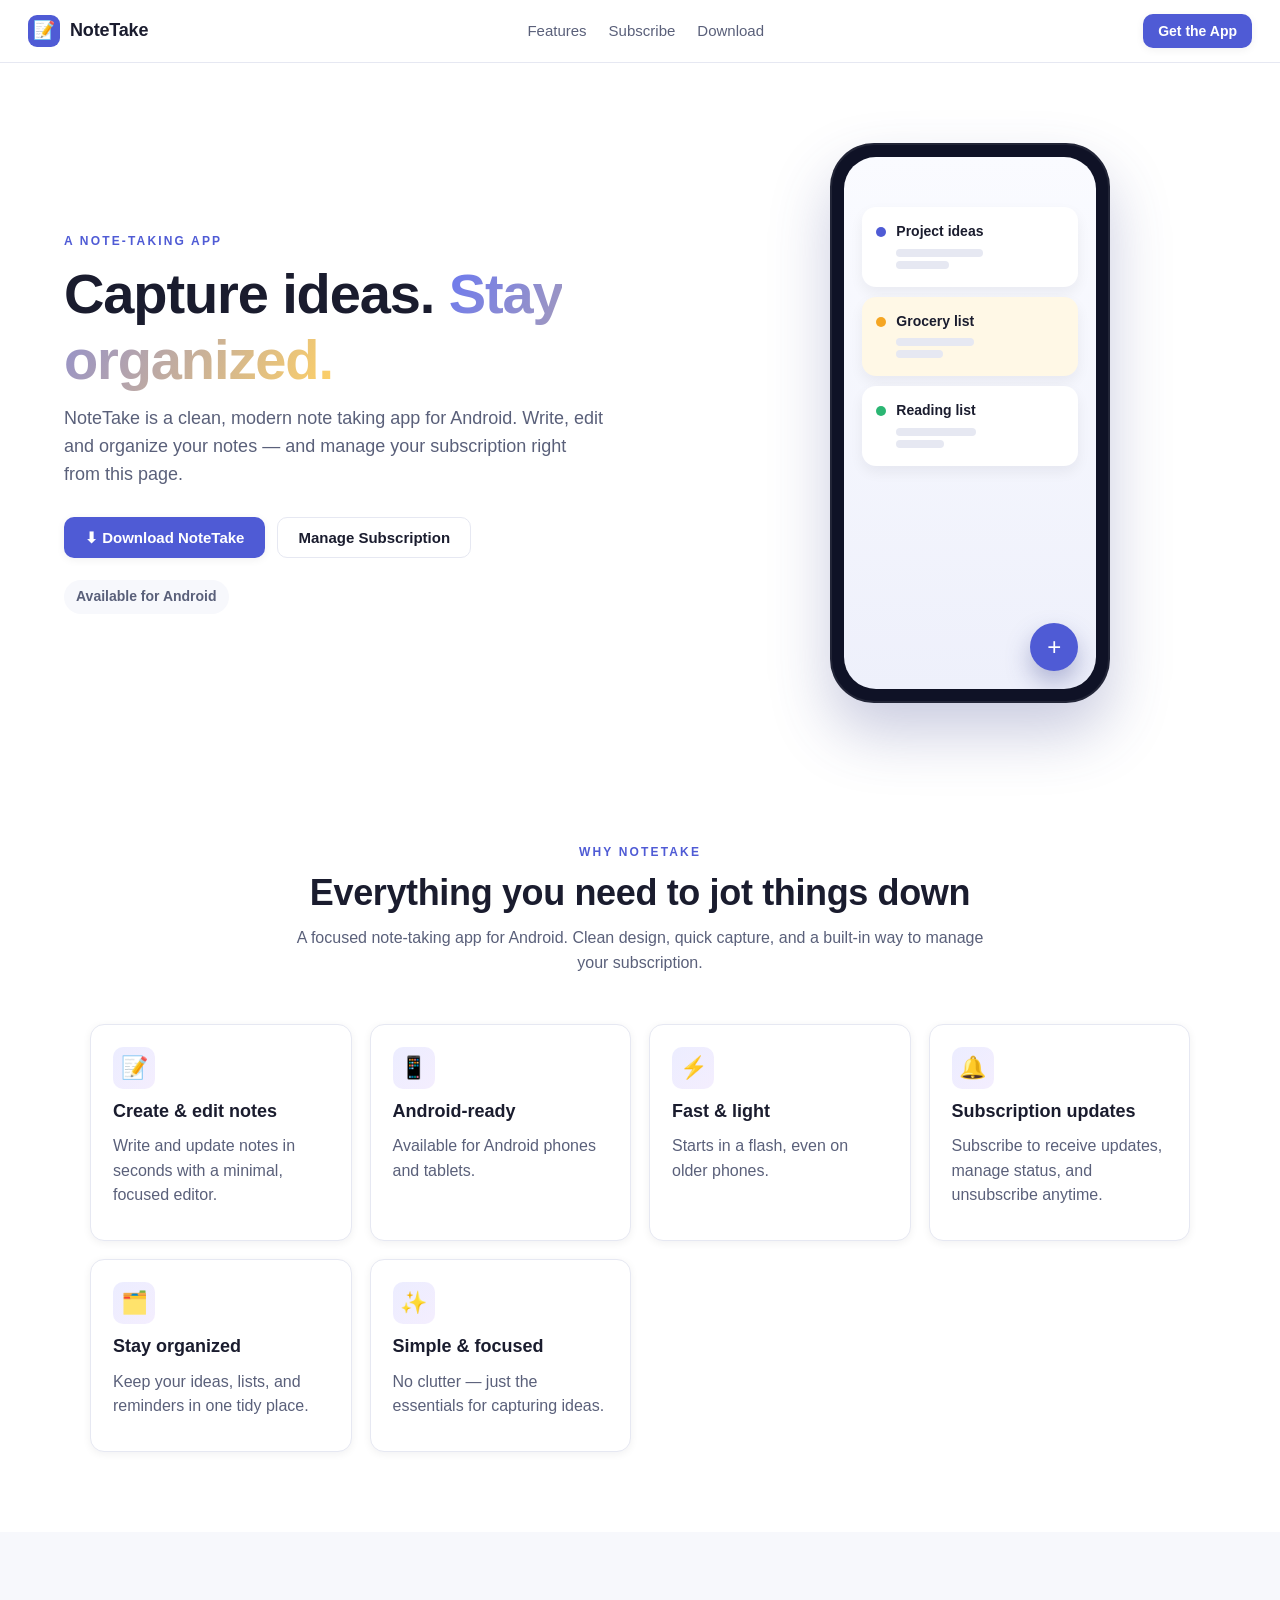
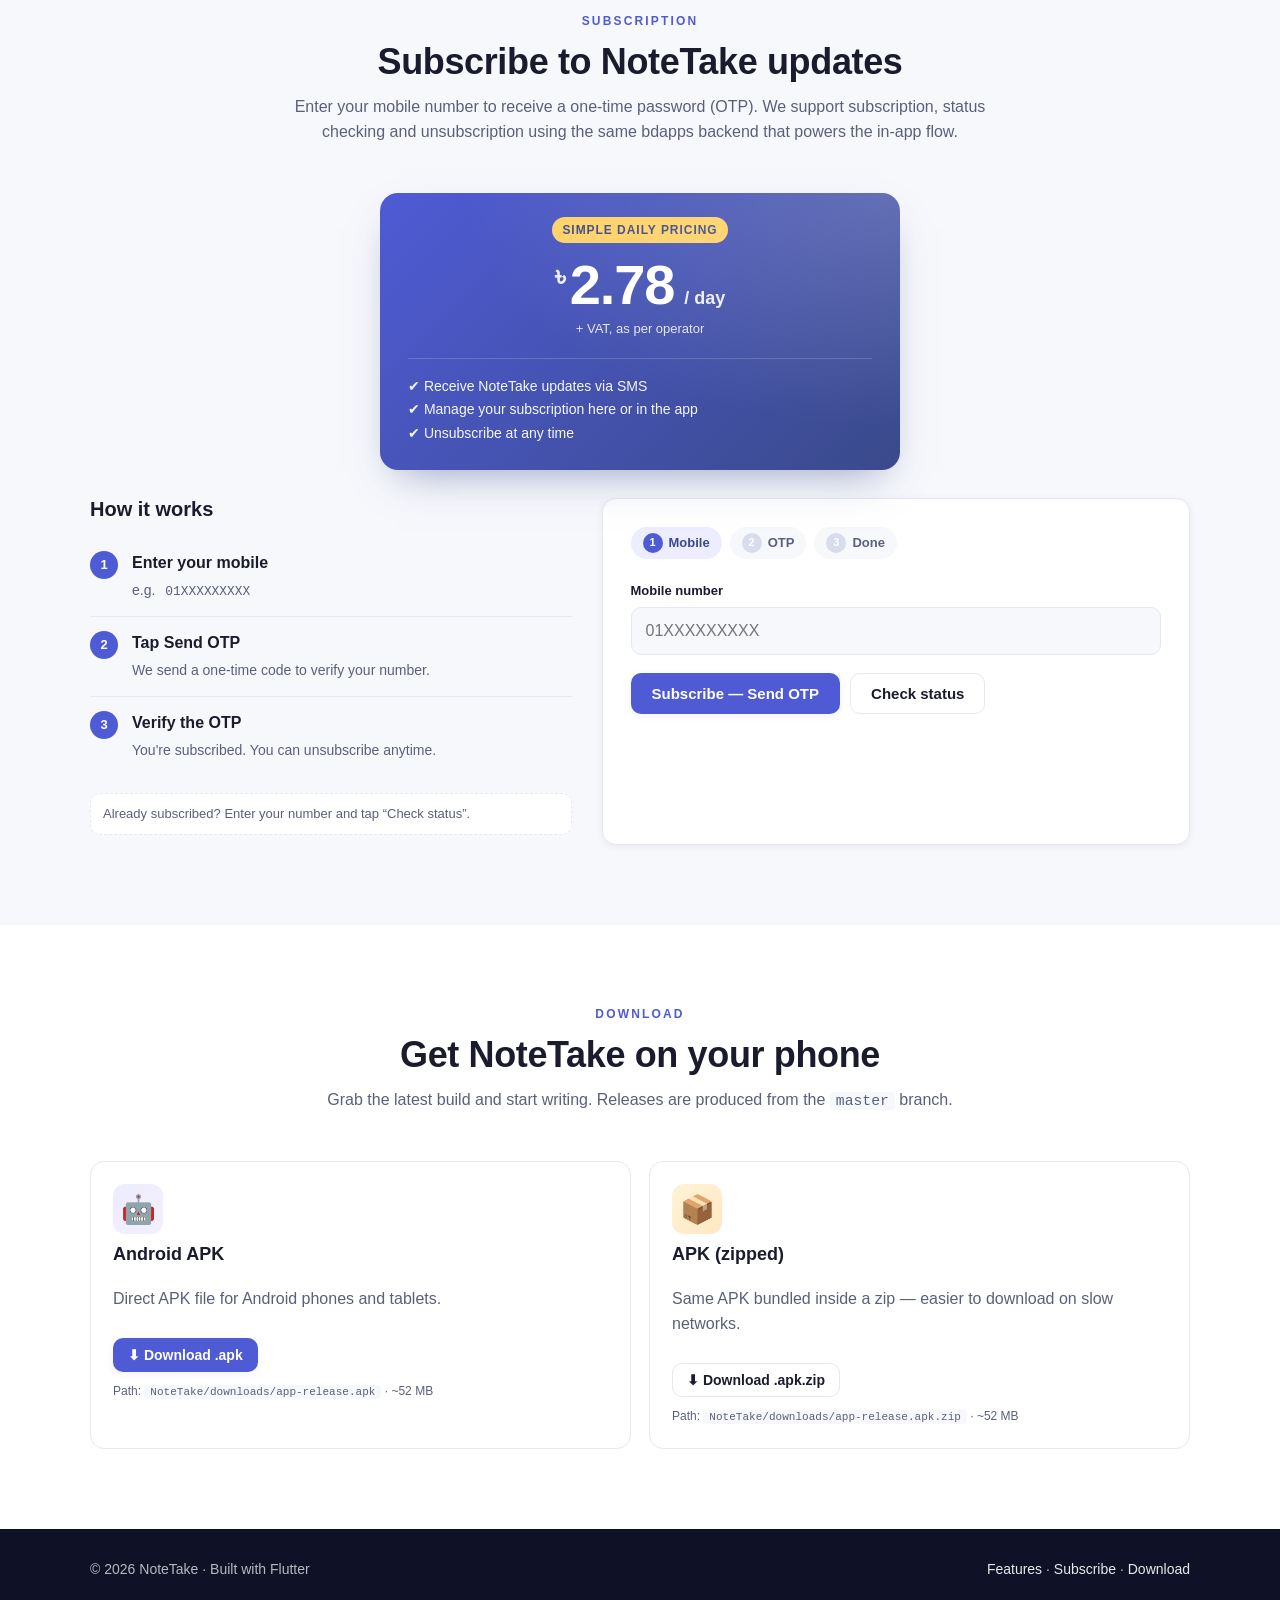
<file: landing/index.html>
<!DOCTYPE html>
<html lang="en">
<head>
  <meta charset="UTF-8" />
  <meta name="viewport" content="width=device-width, initial-scale=1.0" />
  <title>NoteTake — Capture ideas. Stay organized.</title>
  <meta name="description" content="NoteTake is a simple note-taking app for Android. Subscribe to receive updates, manage your subscription, and download the app." />
  <meta name="theme-color" content="#3a4a8a" />
  <link rel="icon" type="image/svg+xml" href="favicon.svg" />
  <link rel="stylesheet" href="styles.css" />
</head>
<body>
  <header class="nav">
    <a href="#top" class="brand">
      <span class="brand-mark">📝</span>
      <span class="brand-name">NoteTake</span>
    </a>
    <nav class="nav-links">
      <a href="#features">Features</a>
      <a href="#subscribe">Subscribe</a>
      <a href="#download">Download</a>
    </nav>
    <a href="#download" class="btn btn-primary btn-sm nav-cta">Get the App</a>
  </header>

  <main id="top">
    <!-- Hero -->
    <section class="hero">
      <div class="hero-content">
        <p class="eyebrow">A note-taking app</p>
        <h1>Capture ideas. <span class="accent">Stay organized.</span></h1>
        <p class="lede">
          NoteTake is a clean, modern note taking app for Android. Write,
          edit and organize your notes — and manage your subscription right
          from this page.
        </p>
        <div class="cta-row">
          <a href="#download" class="btn btn-primary">⬇  Download NoteTake</a>
          <a href="#subscribe" class="btn btn-ghost">Manage Subscription</a>
        </div>
        <ul class="hero-meta">
          <li><strong>Available for Android</strong></li>
        </ul>
      </div>
      <div class="hero-art" aria-hidden="true">
        <div class="phone">
          <div class="phone-notch"></div>
          <div class="phone-screen">
            <div class="note-card">
              <span class="note-dot"></span>
              <div>
                <div class="note-title">Project ideas</div>
                <div class="note-line"></div>
                <div class="note-line short"></div>
              </div>
            </div>
            <div class="note-card alt">
              <span class="note-dot amber"></span>
              <div>
                <div class="note-title">Grocery list</div>
                <div class="note-line"></div>
                <div class="note-line short"></div>
              </div>
            </div>
            <div class="note-card">
              <span class="note-dot green"></span>
              <div>
                <div class="note-title">Reading list</div>
                <div class="note-line"></div>
                <div class="note-line short"></div>
              </div>
            </div>
            <div class="fab">+</div>
          </div>
        </div>
      </div>
    </section>

    <!-- Features -->
    <section id="features" class="section">
      <header class="section-head">
        <p class="eyebrow">Why NoteTake</p>
        <h2>Everything you need to jot things down</h2>
        <p class="section-sub">
          A focused note-taking app for Android. Clean design, quick capture,
          and a built-in way to manage your subscription.
        </p>
      </header>
      <div class="grid features-grid">
        <article class="card">
          <div class="card-icon">📝</div>
          <h3>Create &amp; edit notes</h3>
          <p>Write and update notes in seconds with a minimal, focused editor.</p>
        </article>
        <article class="card">
          <div class="card-icon">📱</div>
          <h3>Android-ready</h3>
          <p>Available for Android phones and tablets.</p>
        </article>
        <article class="card">
          <div class="card-icon">⚡</div>
          <h3>Fast &amp; light</h3>
          <p>Starts in a flash, even on older phones.</p>
        </article>
        <article class="card">
          <div class="card-icon">🔔</div>
          <h3>Subscription updates</h3>
          <p>Subscribe to receive updates, manage status, and unsubscribe anytime.</p>
        </article>
        <article class="card">
          <div class="card-icon">🗂️</div>
          <h3>Stay organized</h3>
          <p>Keep your ideas, lists, and reminders in one tidy place.</p>
        </article>
        <article class="card">
          <div class="card-icon">✨</div>
          <h3>Simple &amp; focused</h3>
          <p>No clutter — just the essentials for capturing ideas.</p>
        </article>
      </div>
    </section>

    <!-- Subscribe / OTP -->
    <section id="subscribe" class="section section-alt">
      <header class="section-head">
        <p class="eyebrow">Subscription</p>
        <h2>Subscribe to NoteTake updates</h2>
        <p class="section-sub">
          Enter your mobile number to receive a one-time password (OTP).
          We support subscription, status checking and unsubscription using the
          same bdapps backend that powers the in-app flow.
        </p>
      </header>

      <div class="pricing" aria-label="Subscription pricing">
        <div class="pricing-card">
          <div class="pricing-tag">Simple daily pricing</div>
          <div class="pricing-amount">
            <span class="currency">৳</span><span class="value">2.78</span>
            <span class="unit">/ day</span>
          </div>
          <div class="pricing-vat">+ VAT, as per operator</div>
          <ul class="pricing-features">
            <li>✔ Receive NoteTake updates via SMS</li>
            <li>✔ Manage your subscription here or in the app</li>
            <li>✔ Unsubscribe at any time</li>
          </ul>
        </div>
      </div>

      <div class="sub-grid">
        <aside class="sub-aside">
          <h3>How it works</h3>
          <ol class="steps">
            <li><span class="step-num">1</span><div><strong>Enter your mobile</strong><p>e.g. <code>01XXXXXXXXX</code></p></div></li>
            <li><span class="step-num">2</span><div><strong>Tap Send OTP</strong><p>We send a one-time code to verify your number.</p></div></li>
            <li><span class="step-num">3</span><div><strong>Verify the OTP</strong><p>You're subscribed. You can unsubscribe anytime.</p></div></li>
          </ol>
          <p class="fineprint">
            Already subscribed? Enter your number and tap “Check status”.
          </p>
        </aside>

        <div class="card sub-card">
          <!-- Step indicator -->
          <div class="stepper" id="stepper">
            <div class="step-pill is-active" data-step="mobile">
              <span>1</span> Mobile
            </div>
            <div class="step-pill" data-step="otp">
              <span>2</span> OTP
            </div>
            <div class="step-pill" data-step="done">
              <span>3</span> Done
            </div>
          </div>

          <!-- Mobile step -->
          <div class="sub-step" id="step-mobile">
            <label class="field">
              <span>Mobile number</span>
              <input
                id="mobile"
                type="tel"
                inputmode="numeric"
                autocomplete="tel"
                placeholder="01XXXXXXXXX"
              />
            </label>

            <div class="status" id="status-mobile" role="status" aria-live="polite"></div>

            <div class="btn-row">
              <button class="btn btn-primary" id="btn-send-otp">
                <span class="btn-label">Subscribe — Send OTP</span>
              </button>
              <button class="btn btn-ghost" id="btn-check-status">
                <span class="btn-label">Check status</span>
              </button>
            </div>
          </div>

          <!-- OTP step -->
          <div class="sub-step" id="step-otp" hidden>
            <label class="field">
              <span>Enter the OTP</span>
              <input id="otp" type="text" inputmode="numeric" maxlength="6" placeholder="6-digit code" />
            </label>

            <div class="status" id="status-otp" role="status" aria-live="polite"></div>

            <div class="btn-row">
              <button class="btn btn-primary" id="btn-verify">
                <span class="btn-label">Verify &amp; Subscribe</span>
                <span class="spinner" hidden></span>
              </button>
              <button class="btn btn-link" id="btn-resend">Resend OTP</button>
            </div>
          </div>

          <!-- Done step -->
          <div class="sub-step" id="step-done" hidden>
            <div class="result" id="result-box">
              <div class="result-icon" id="result-icon">✓</div>
              <h3 id="result-title">Subscription confirmed</h3>
              <p id="result-message">You're all set. Thank you for subscribing to NoteTake.</p>
            </div>

            <div class="btn-row">
              <button class="btn btn-danger" id="btn-unsubscribe">
                <span class="btn-label">Unsubscribe</span>
                <span class="spinner" hidden></span>
              </button>
              <button class="btn btn-ghost" id="btn-change-number">Use another number</button>
            </div>
          </div>
        </div>
      </div>
    </section>

    <!-- Download -->
    <section id="download" class="section">
      <header class="section-head">
        <p class="eyebrow">Download</p>
        <h2>Get NoteTake on your phone</h2>
        <p class="section-sub">
          Grab the latest build and start writing. Releases are produced from the
          <code>master</code> branch.
        </p>
      </header>

      <div class="download-grid">
        <a class="download-card" href="NoteTake/downloads/app-release.apk" download>
          <div class="download-icon">🤖</div>
          <h3>Android APK</h3>
          <p>Direct APK file for Android phones and tablets.</p>
          <span class="btn btn-primary btn-sm">⬇  Download .apk</span>
          <small class="hint">Path: <code>NoteTake/downloads/app-release.apk</code> · ~52 MB</small>
        </a>

        <a class="download-card" href="NoteTake/downloads/app-release.apk.zip" download>
          <div class="download-icon">📦</div>
          <h3>APK (zipped)</h3>
          <p>Same APK bundled inside a zip — easier to download on slow networks.</p>
          <span class="btn btn-ghost btn-sm">⬇  Download .apk.zip</span>
          <small class="hint">Path: <code>NoteTake/downloads/app-release.apk.zip</code> · ~52 MB</small>
        </a>
      </div>
    </section>
  </main>

  <footer class="footer">
    <div class="footer-inner">
      <p>© <span id="year"></span> NoteTake · Built with Flutter</p>
      <p class="footer-links">
        <a href="#features">Features</a> ·
        <a href="#subscribe">Subscribe</a> ·
        <a href="#download">Download</a>
      </p>
    </div>
  </footer>

  <script src="app.js"></script>
</body>
</html>
</file>
<file: landing/styles.css>
:root {
  --bg: #0f1226;
  --bg-2: #161a35;
  --surface: #ffffff;
  --surface-2: #f7f8fc;
  --text: #1a1c2e;
  --text-dim: #5a607a;
  --primary: #4f5bd5;
  --primary-2: #6c79f0;
  --primary-dark: #3a4a8a;
  --accent: #ffd166;
  --success: #2bb673;
  --danger: #e84545;
  --warning: #f5a623;
  --border: #e6e8f2;
  --shadow-sm: 0 2px 8px rgba(15, 18, 38, 0.06);
  --shadow-md: 0 12px 32px rgba(15, 18, 38, 0.10);
  --radius: 14px;
  --radius-sm: 8px;
  --radius-lg: 22px;
}

* { box-sizing: border-box; }

html, body {
  margin: 0;
  padding: 0;
}

body {
  font-family: -apple-system, BlinkMacSystemFont, "Segoe UI", Roboto, Oxygen,
    Ubuntu, Cantarell, "Helvetica Neue", sans-serif;
  color: var(--text);
  background: var(--surface);
  line-height: 1.55;
  -webkit-font-smoothing: antialiased;
  scroll-behavior: smooth;
}

img { max-width: 100%; display: block; }
a { color: var(--primary); text-decoration: none; }
a:hover { text-decoration: underline; }
code {
  font-family: "SFMono-Regular", Menlo, Consolas, monospace;
  font-size: 0.92em;
  background: var(--surface-2);
  padding: 1px 6px;
  border-radius: 4px;
}

/* ---------- Layout ---------- */

.section {
  padding: 80px 24px;
}

.section-alt {
  background: var(--surface-2);
}

.section-head {
  text-align: center;
  max-width: 720px;
  margin: 0 auto 48px;
}

.eyebrow {
  text-transform: uppercase;
  letter-spacing: 0.18em;
  font-size: 12px;
  font-weight: 700;
  color: var(--primary);
  margin: 0 0 10px;
}

h1, h2, h3 { margin: 0 0 12px; line-height: 1.18; color: var(--text); }
h1 { font-size: clamp(34px, 6vw, 56px); letter-spacing: -0.02em; }
h2 { font-size: clamp(26px, 4vw, 36px); letter-spacing: -0.01em; }
h3 { font-size: 18px; }
p  { margin: 0 0 10px; color: var(--text-dim); }

/* ---------- Nav ---------- */

.nav {
  position: sticky;
  top: 0;
  z-index: 50;
  display: flex;
  align-items: center;
  justify-content: space-between;
  gap: 16px;
  padding: 14px 28px;
  background: rgba(255, 255, 255, 0.86);
  backdrop-filter: saturate(180%) blur(10px);
  border-bottom: 1px solid var(--border);
}

.brand {
  display: inline-flex;
  align-items: center;
  gap: 10px;
  font-weight: 700;
  font-size: 18px;
  color: var(--text);
  text-decoration: none;
}
.brand:hover { text-decoration: none; }
.brand-mark {
  display: inline-grid;
  place-items: center;
  width: 32px; height: 32px;
  background: var(--primary);
  color: white;
  border-radius: 9px;
  font-size: 18px;
}
.brand-name { letter-spacing: -0.01em; }

.nav-links {
  display: flex;
  gap: 22px;
}
.nav-links a {
  color: var(--text-dim);
  font-weight: 500;
  font-size: 15px;
}
.nav-links a:hover { color: var(--text); text-decoration: none; }

.nav-cta { white-space: nowrap; }
@media (max-width: 720px) {
  .nav-links { display: none; }
}

/* ---------- Buttons ---------- */

.btn {
  display: inline-flex;
  align-items: center;
  justify-content: center;
  gap: 8px;
  padding: 12px 20px;
  border-radius: 10px;
  font-weight: 600;
  font-size: 15px;
  border: 1px solid transparent;
  cursor: pointer;
  text-decoration: none;
  transition: transform 0.08s ease, background-color 0.15s ease,
    box-shadow 0.15s ease, color 0.15s ease, border-color 0.15s ease;
  font-family: inherit;
  line-height: 1;
}
.btn:hover { text-decoration: none; transform: translateY(-1px); }
.btn:active { transform: translateY(0); }
.btn:disabled { opacity: 0.55; cursor: not-allowed; transform: none; }

.btn-sm { padding: 9px 14px; font-size: 14px; }

.btn-primary {
  background: var(--primary);
  color: white;
  box-shadow: var(--shadow-sm);
}
.btn-primary:hover { background: var(--primary-2); }

.btn-ghost {
  background: transparent;
  color: var(--text);
  border-color: var(--border);
}
.btn-ghost:hover { background: var(--surface-2); }

.btn-link {
  background: transparent;
  color: var(--primary);
  padding: 12px 8px;
}
.btn-link:hover { color: var(--primary-2); text-decoration: underline; }

.btn-danger {
  background: white;
  color: var(--danger);
  border-color: #f3cdcd;
}
.btn-danger:hover { background: #fdecec; }

.disabled {
  pointer-events: none;
  color: var(--text-dim);
}

/* ---------- Hero ---------- */

.hero {
  display: grid;
  grid-template-columns: 1.1fr 0.9fr;
  gap: 60px;
  align-items: center;
  padding: 80px 24px 60px;
  max-width: 1200px;
  margin: 0 auto;
}

.hero-content .eyebrow { margin-top: 0; }
.hero .accent {
  background: linear-gradient(120deg, var(--primary-2), var(--accent));
  -webkit-background-clip: text;
  background-clip: text;
  color: transparent;
}
.lede {
  font-size: 18px;
  color: var(--text-dim);
  max-width: 540px;
}
.cta-row {
  margin: 28px 0 22px;
  display: flex;
  flex-wrap: wrap;
  gap: 12px;
}
.hero-meta {
  list-style: none;
  padding: 0;
  margin: 0;
  display: flex;
  flex-wrap: wrap;
  gap: 18px;
  font-size: 14px;
  color: var(--text-dim);
}
.hero-meta li { padding: 6px 12px; background: var(--surface-2); border-radius: 999px; }

.hero-art {
  display: grid;
  place-items: center;
}

.phone {
  position: relative;
  width: 280px;
  height: 560px;
  background: #0f1226;
  border-radius: 44px;
  padding: 14px;
  box-shadow:
    0 30px 60px rgba(63, 71, 145, 0.28),
    inset 0 0 0 2px rgba(255, 255, 255, 0.08);
}
.phone-notch {
  position: absolute;
  top: 14px;
  left: 50%;
  transform: translateX(-50%);
  width: 110px;
  height: 22px;
  background: #0a0c1c;
  border-radius: 14px;
}
.phone-screen {
  width: 100%; height: 100%;
  background: linear-gradient(180deg, #fafbff 0%, #eef0fb 100%);
  border-radius: 32px;
  padding: 50px 18px 22px;
  overflow: hidden;
  position: relative;
}
.note-card {
  display: flex;
  gap: 10px;
  background: white;
  border-radius: 14px;
  padding: 14px;
  margin-bottom: 10px;
  box-shadow: 0 6px 14px rgba(15, 18, 38, 0.06);
}
.note-card.alt {
  background: #fff8e6;
}
.note-dot {
  width: 10px; height: 10px;
  border-radius: 999px;
  background: var(--primary);
  margin-top: 6px;
  flex-shrink: 0;
}
.note-dot.amber { background: var(--warning); }
.note-dot.green { background: var(--success); }

.note-title { font-weight: 700; font-size: 14px; margin-bottom: 6px; color: var(--text); }
.note-line {
  height: 8px;
  background: #e6e8f2;
  border-radius: 6px;
  margin-bottom: 4px;
}
.note-line.short { width: 60%; }

.fab {
  position: absolute;
  right: 18px;
  bottom: 18px;
  width: 48px; height: 48px;
  border-radius: 999px;
  background: var(--primary);
  color: white;
  display: grid; place-items: center;
  font-size: 24px;
  box-shadow: 0 12px 24px rgba(63, 71, 145, 0.36);
}

@media (max-width: 880px) {
  .hero { grid-template-columns: 1fr; padding-top: 50px; }
  .hero-art { order: -1; }
}

/* ---------- Features ---------- */

.features-grid {
  display: grid;
  grid-template-columns: repeat(auto-fit, minmax(240px, 1fr));
  gap: 18px;
  max-width: 1100px;
  margin: 0 auto;
}
.card {
  background: white;
  border: 1px solid var(--border);
  border-radius: var(--radius);
  padding: 22px;
  box-shadow: var(--shadow-sm);
  transition: transform 0.15s ease, box-shadow 0.15s ease;
}
.card:hover { transform: translateY(-3px); box-shadow: var(--shadow-md); }
.card-icon {
  width: 42px; height: 42px;
  border-radius: 10px;
  background: linear-gradient(135deg, #ecedff, #f4eefe);
  display: grid; place-items: center;
  font-size: 22px;
  margin-bottom: 12px;
}

/* ---------- Subscribe ---------- */

.pricing {
  max-width: 1100px;
  margin: 0 auto 28px;
  display: flex;
  justify-content: center;
}
.pricing-card {
  position: relative;
  width: 100%;
  max-width: 520px;
  background: linear-gradient(135deg, var(--primary) 0%, var(--primary-dark) 100%);
  color: #fff;
  border-radius: 18px;
  padding: 24px 28px;
  box-shadow: 0 18px 40px -18px rgba(58, 74, 138, 0.55);
  text-align: center;
}
.pricing-card::after {
  content: "";
  position: absolute;
  inset: 0;
  border-radius: 18px;
  pointer-events: none;
  background: radial-gradient(ellipse at top right, rgba(255, 255, 255, 0.18), transparent 60%);
}
.pricing-tag {
  display: inline-block;
  font-size: 12px;
  font-weight: 700;
  letter-spacing: 0.08em;
  text-transform: uppercase;
  background: var(--accent);
  color: var(--primary-dark);
  padding: 4px 10px;
  border-radius: 999px;
  margin-bottom: 14px;
}
.pricing-amount {
  display: flex;
  align-items: baseline;
  justify-content: center;
  gap: 4px;
  line-height: 1;
}
.pricing-amount .currency {
  font-size: 28px;
  font-weight: 700;
  opacity: 0.9;
  align-self: flex-start;
  margin-top: 6px;
}
.pricing-amount .value {
  font-size: 56px;
  font-weight: 800;
  letter-spacing: -0.02em;
}
.pricing-amount .unit {
  font-size: 18px;
  font-weight: 600;
  opacity: 0.9;
  margin-left: 6px;
}
.pricing-vat {
  margin-top: 6px;
  font-size: 13px;
  opacity: 0.85;
  font-weight: 500;
}
.pricing-features {
  list-style: none;
  margin: 18px 0 0;
  padding: 16px 0 0;
  border-top: 1px solid rgba(255, 255, 255, 0.18);
  text-align: left;
  font-size: 14px;
  line-height: 1.7;
  opacity: 0.95;
}
.pricing-features li { margin: 0; }

@media (max-width: 520px) {
  .pricing-amount .value { font-size: 44px; }
  .pricing-amount .currency { font-size: 22px; }
}

.sub-grid {
  display: grid;
  grid-template-columns: 0.9fr 1.1fr;
  gap: 30px;
  max-width: 1100px;
  margin: 0 auto;
}
@media (max-width: 880px) {
  .sub-grid { grid-template-columns: 1fr; }
}

.sub-aside h3 { font-size: 20px; }
.steps {
  list-style: none;
  padding: 0; margin: 16px 0 18px;
  counter-reset: s;
}
.steps li {
  display: flex;
  gap: 14px;
  align-items: flex-start;
  padding: 14px 0;
  border-top: 1px solid var(--border);
}
.steps li:first-child { border-top: 0; }
.steps li p { margin: 4px 0 0; font-size: 14px; }
.step-num {
  flex-shrink: 0;
  width: 28px; height: 28px;
  border-radius: 999px;
  background: var(--primary);
  color: white;
  display: grid; place-items: center;
  font-weight: 700;
  font-size: 13px;
}
.fineprint {
  font-size: 13px;
  color: var(--text-dim);
  background: white;
  border: 1px dashed var(--border);
  border-radius: 10px;
  padding: 10px 12px;
  margin-top: 18px;
}

.sub-card { padding: 28px; }

/* Stepper */
.stepper {
  display: flex;
  gap: 8px;
  margin-bottom: 22px;
  flex-wrap: wrap;
}
.step-pill {
  display: inline-flex;
  align-items: center;
  gap: 6px;
  padding: 6px 12px;
  border-radius: 999px;
  background: var(--surface-2);
  color: var(--text-dim);
  font-size: 13px;
  font-weight: 600;
}
.step-pill span {
  display: grid; place-items: center;
  width: 20px; height: 20px;
  border-radius: 999px;
  background: #d8dcec;
  color: white;
  font-size: 11px;
}
.step-pill.is-active {
  background: #ecedff;
  color: var(--primary-dark);
}
.step-pill.is-active span { background: var(--primary); }
.step-pill.is-done {
  background: #e6f7ee;
  color: var(--success);
}
.step-pill.is-done span { background: var(--success); }

/* Form fields */
.field {
  display: block;
  margin-bottom: 14px;
}
.field > span {
  display: block;
  font-size: 13px;
  font-weight: 600;
  margin-bottom: 6px;
  color: var(--text);
}
.field input {
  width: 100%;
  padding: 14px 14px;
  font-size: 16px;
  border: 1px solid var(--border);
  border-radius: 10px;
  background: var(--surface-2);
  color: var(--text);
  transition: border-color 0.15s ease, background-color 0.15s ease,
    box-shadow 0.15s ease;
  font-family: inherit;
}
.field input:focus {
  outline: none;
  background: white;
  border-color: var(--primary);
  box-shadow: 0 0 0 4px rgba(79, 91, 213, 0.18);
}

/* Buttons row */
.btn-row {
  display: flex;
  gap: 10px;
  margin-top: 18px;
  flex-wrap: wrap;
}

/* Status / alert */
.status {
  min-height: 0;
  margin: 6px 0 0;
  font-size: 14px;
  border-radius: 8px;
  padding: 0;
  transition: padding 0.15s ease, background 0.15s ease;
}
.status:not(:empty) {
  padding: 10px 12px;
}
.status.is-info {
  background: #ecedff; color: var(--primary-dark);
}
.status.is-success {
  background: #e6f7ee; color: #1f7a4d;
}
.status.is-error {
  background: #fdecec; color: #a32b2b;
}

/* Spinner */
.spinner {
  display: inline-block;
  width: 14px; height: 14px;
  border: 2px solid rgba(255, 255, 255, 0.4);
  border-top-color: white;
  border-radius: 999px;
  animation: spin 0.7s linear infinite;
}
.btn-ghost .spinner,
.btn-danger .spinner { border-color: rgba(0, 0, 0, 0.18); border-top-color: var(--text); }
@keyframes spin { to { transform: rotate(360deg); } }

/* Result panel */
.result {
  text-align: center;
  padding: 18px 8px 6px;
}
.result-icon {
  display: grid; place-items: center;
  width: 56px; height: 56px;
  border-radius: 999px;
  background: #e6f7ee;
  color: var(--success);
  font-size: 28px;
  font-weight: 800;
  margin: 0 auto 14px;
}
.result-icon.is-error {
  background: #fdecec;
  color: var(--danger);
}
.result h3 { font-size: 22px; }

/* ---------- Download ---------- */

.download-grid {
  display: grid;
  grid-template-columns: repeat(auto-fit, minmax(260px, 1fr));
  gap: 18px;
  max-width: 1100px;
  margin: 0 auto;
}
.download-card {
  background: white;
  border: 1px solid var(--border);
  border-radius: var(--radius);
  padding: 22px;
  display: flex;
  flex-direction: column;
  align-items: flex-start;
  gap: 10px;
  text-decoration: none;
  color: var(--text);
  transition: transform 0.15s ease, box-shadow 0.15s ease;
}
.download-card:hover { transform: translateY(-3px); box-shadow: var(--shadow-md); text-decoration: none; }
.download-card.muted { background: var(--surface-2); }
.download-icon {
  font-size: 28px;
  background: linear-gradient(135deg, #ecedff, #f4eefe);
  width: 50px; height: 50px;
  border-radius: 12px;
  display: grid; place-items: center;
}
.download-card:nth-child(2) .download-icon {
  background: linear-gradient(135deg, #fff4d6, #ffe7c2);
}
.download-card .btn { margin-top: 6px; }
.hint {
  font-size: 12px;
  color: var(--text-dim);
  word-break: break-all;
}

/* ---------- Footer ---------- */

.footer {
  background: #0f1226;
  color: rgba(255, 255, 255, 0.7);
  padding: 30px 24px;
}
.footer-inner {
  max-width: 1100px;
  margin: 0 auto;
  display: flex;
  justify-content: space-between;
  flex-wrap: wrap;
  gap: 12px;
  font-size: 14px;
}
.footer p { margin: 0; color: rgba(255, 255, 255, 0.7); }
.footer a { color: rgba(255, 255, 255, 0.9); }
.footer-links a:hover { text-decoration: underline; }
</file>
